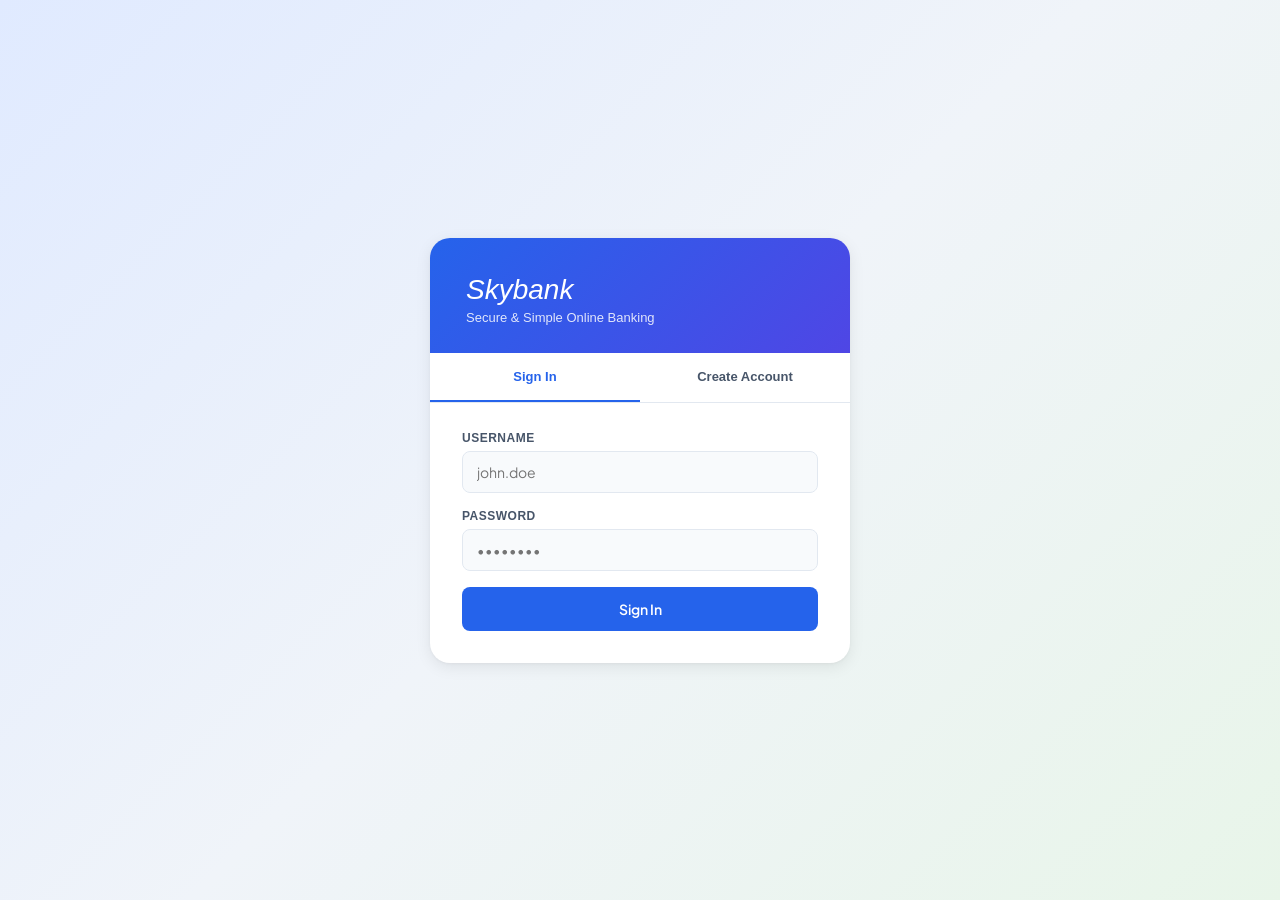
<file: target/classes/static/index.html>
<!DOCTYPE html>
<html lang="en">
<head>
<meta charset="UTF-8">
<meta name="viewport" content="width=device-width, initial-scale=1.0">
<title>Sky Online Banking</title>
<link href="https://fonts.googleapis.com/css2?family=Plus+Jakarta+Sans:wght@300;400;500;600;700&family=Instrument+Serif:ital@0;1&display=swap" rel="stylesheet">
  <link rel="stylesheet" href="style.css">
</head>
<body>

<div id="auth-screen">
  <div class="auth-box">
    <div class="auth-header">
      <div class="auth-logo"><span>Sky</span>bank</div>
      <div class="auth-tagline">Secure &amp; Simple Online Banking</div>
    </div>

    <div class="auth-tabs">
      <button class="auth-tab active" onclick="switchAuthTab('login')">Sign In</button>
      <button class="auth-tab" onclick="switchAuthTab('register')">Create Account</button>
    </div>

    <div class="auth-body">

      <form id="login-form" class="auth-form active" onsubmit="doLogin(event)">
        <div id="login-error" class="alert alert-error"></div>
        <div class="form-group">
          <label>Username</label>
          <input type="text" id="login-username" placeholder="john.doe" required>
        </div>
        <div class="form-group">
          <label>Password</label>
          <input type="password" id="login-password" placeholder="••••••••" required>
        </div>
        <button type="submit" class="btn btn-primary" id="login-btn">Sign In</button>
      </form>

      <form id="register-form" class="auth-form" onsubmit="doRegister(event)">
        <div id="reg-error" class="alert alert-error"></div>
        <div id="reg-success" class="alert alert-success"></div>
        <div class="form-row">
          <div class="form-group">
            <label>First Name</label>
            <input type="text" id="reg-first" placeholder="Anna" required>
          </div>
          <div class="form-group">
            <label>Last Name</label>
            <input type="text" id="reg-last" placeholder="Nowak" required>
          </div>
        </div>
        <div class="form-group">
          <label>Email</label>
          <input type="email" id="reg-email" placeholder="anna@example.com" required>
        </div>
        <div class="form-group">
          <label>Username</label>
          <input type="text" id="reg-username" placeholder="anna.nowak" required>
        </div>
        <div class="form-group">
          <label>Password (min 8 characters)</label>
          <input type="password" id="reg-password" placeholder="••••••••" required minlength="8">
        </div>
        <div class="form-group">
          <label>Phone Number</label>
          <input type="text" id="reg-phone" placeholder="+48 123 456 789">
        </div>
        <button type="submit" class="btn btn-primary" id="reg-btn">Create Account</button>
      </form>

    </div>
  </div>
</div>

<div id="app">
  <header class="topbar">
    <div class="topbar-logo">Sky</div>
    <div class="topbar-user">
      <div class="user-meta">
        <div class="name" id="top-name">—</div>
        <div class="role">Personal Banking</div>
      </div>
      <button class="avatar" id="top-avatar" onclick="navigate('profile')">?</button>
      <button class="btn btn-outline btn-sm" onclick="logout()">Sign Out</button>
    </div>
  </header>

  <div class="layout">
    <aside class="sidebar">
      <div class="nav-section">
        <div class="nav-label">Menu</div>
        <div class="nav-item active" onclick="navigate('dashboard')"><span class="nav-icon">🏠</span> Dashboard</div>
        <div class="nav-item" onclick="navigate('accounts')"><span class="nav-icon">💳</span> Accounts</div>
        <div class="nav-item" onclick="navigate('transfer')"><span class="nav-icon">↔️</span> Transfer</div>
        <div class="nav-item" onclick="navigate('transactions')"><span class="nav-icon">📋</span> Transactions</div>
      </div>
      <div class="nav-section" style="margin-top:16px">
        <div class="nav-label">Account</div>
        <div class="nav-item" onclick="navigate('profile')"><span class="nav-icon">👤</span> Profile</div>
        <div class="nav-item" onclick="navigate('newaccount')"><span class="nav-icon">➕</span> New Account</div>
      </div>
    </aside>

    <main class="main-content">

      <div class="page active" id="page-dashboard">
        <div class="page-title">Dashboard</div>
        <div class="page-sub" id="dash-greeting">Welcome back!</div>

        <div class="grid-3" id="dash-stats">
          <div class="stat-card">
            <div class="stat-label">Total Balance</div>
            <div class="stat-value" id="dash-total">—</div>
            <div class="stat-sub">PLN across all accounts</div>
          </div>
          <div class="stat-card">
            <div class="stat-label">Active Accounts</div>
            <div class="stat-value" id="dash-accs">—</div>
            <div class="stat-badge info">All in good standing</div>
          </div>
          <div class="stat-card">
            <div class="stat-label">Transactions</div>
            <div class="stat-value" id="dash-txcount">—</div>
            <div class="stat-sub">Total recorded</div>
          </div>
        </div>

        <div class="table-card">
          <div class="table-header">
            <span class="table-title">Recent Transactions</span>
            <button class="btn btn-outline btn-sm" onclick="navigate('transactions')">View All →</button>
          </div>
          <table>
            <thead>
              <tr><th>Date</th><th>Description</th><th>From / To</th><th>Type</th><th>Amount</th></tr>
            </thead>
            <tbody id="dash-tx-body"></tbody>
          </table>
        </div>
      </div>

      <div class="page" id="page-accounts">
        <div class="page-title">My Accounts</div>
        <div class="page-sub">Click an account to view its transactions</div>
        <div id="accounts-grid" class="account-cards"></div>
        <div class="table-card" id="acc-detail-card" style="display:none">
          <div class="table-header">
            <span class="table-title" id="acc-detail-title">Account Transactions</span>
            <button class="btn btn-outline btn-sm" onclick="document.getElementById('acc-detail-card').style.display='none'">Close</button>
          </div>
          <table>
            <thead><tr><th>Date</th><th>Description</th><th>Type</th><th>Counterparty</th><th>Amount</th></tr></thead>
            <tbody id="acc-tx-body"></tbody>
          </table>
        </div>
      </div>

      <div class="page" id="page-transfer">
        <div class="page-title">Transfer Funds</div>
        <div class="page-sub">Move money between your accounts</div>

        <div class="security-banner">
          <div class="security-icon">🔒</div>
          <div class="security-text">
            <strong>Encrypted Transfer</strong>
            All transaction details are AES-256 encrypted in the database. Your data is protected.
          </div>
        </div>

        <div class="form-card">
          <div id="transfer-alert-error" class="alert alert-error"></div>
          <div id="transfer-alert-success" class="alert alert-success"></div>
          <div class="form-grid">
            <div class="form-group">
              <label>From Account</label>
              <select id="tf-from"></select>
            </div>
            <div class="form-group">
              <label>Transfer Type</label>
              <select id="tf-destination-type" onchange="toggleTransferDestination()">
                <option value="DOMESTIC">Domestic</option>
                <option value="EXTERNAL">External</option>
              </select>
            </div>
            <div class="form-group" id="tf-domestic-group">
              <label>To Account</label>
              <select id="tf-to"></select>
            </div>
            <div class="form-group" id="tf-external-group" style="display:none">
              <label>Destination IBAN</label>
              <input type="text" id="tf-iban" placeholder="PL12 3456 7890 1234 5678 9012 3456">
            </div>
            <div class="form-group form-full">
              <label>Amount (PLN)</label>
              <input type="number" id="tf-amount" placeholder="0.00" min="0.01" step="0.01">
            </div>
            <div class="form-group form-full">
              <label>Description</label>
              <input type="text" id="tf-desc" placeholder="e.g. Monthly savings">
            </div>
          </div>
          <div class="form-actions">
            <button class="btn btn-primary" onclick="doTransfer()">🔒 Execute Transfer</button>
            <button class="btn btn-outline" onclick="clearTransfer()">Clear</button>
          </div>
        </div>
      </div>

      <div class="page" id="page-transactions">
        <div class="page-title">All Transactions</div>
        <div class="page-sub">Your complete transaction history</div>
        <div class="table-card">
          <div class="table-header">
            <span class="table-title">History</span>
            <select id="tx-acc-filter" onchange="renderAllTx()" style="padding:7px 12px; border:1.5px solid var(--border); border-radius:8px; font-family:inherit; font-size:13px; cursor:pointer; outline:none;">
              <option value="">All Accounts</option>
            </select>
          </div>
          <table>
            <thead><tr><th>Date</th><th>Description</th><th>From</th><th>To</th><th>Type</th><th>Amount</th></tr></thead>
            <tbody id="all-tx-body"></tbody>
          </table>
        </div>
      </div>

      <div class="page" id="page-profile">
        <div class="page-title">My Profile</div>
        <div class="page-sub">Your personal information</div>
        <div class="profile-hero">
          <div class="profile-avatar" id="profile-avatar">?</div>
          <div>
            <div class="profile-name" id="profile-name">—</div>
            <div class="profile-username" id="profile-uname">—</div>
          </div>
        </div>
        <div class="card">
          <div class="security-banner" style="margin-bottom:20px">
            <div class="security-icon">🛡️</div>
            <div class="security-text">
              <strong>Your data is protected</strong>
              Email, phone number, and all transaction descriptions are AES-256 encrypted at rest. Passwords are BCrypt hashed with strength 12.
            </div>
          </div>
          <div class="info-grid">
            <div class="info-item"><div class="info-label">First Name</div><div class="info-value" id="pf-first">—</div></div>
            <div class="info-item"><div class="info-label">Last Name</div><div class="info-value" id="pf-last">—</div></div>
            <div class="info-item"><div class="info-label">Email</div><div class="info-value" id="pf-email">—</div></div>
            <div class="info-item"><div class="info-label">Username</div><div class="info-value" id="pf-username">—</div></div>
            <div class="info-item"><div class="info-label">Phone</div><div class="info-value" id="pf-phone">—</div></div>
            <div class="info-item"><div class="info-label">Account Number(IBAN)</div><div class="info-value" id="pf-account-number">—</div></div>
            <div class="info-item"><div class="info-label">Password</div><div class="info-value" style="color:var(--text-sm)">BCrypt hashed (secure)</div></div>
          </div>
        </div>
      </div>

      <div class="page" id="page-newaccount">
        <div class="page-title">Open New Account</div>
        <div class="page-sub">Expand your banking portfolio</div>
        <div class="form-card">
          <div id="new-acc-error" class="alert alert-error"></div>
          <div id="new-acc-success" class="alert alert-success"></div>
          <div class="form-grid">
            <div class="form-group">
              <label>Account Type</label>
              <select id="new-type">
                <option value="CHECKING">Checking</option>
                <option value="SAVINGS">Savings</option>
                <option value="INVESTMENT">Investment</option>
              </select>
            </div>
            <div class="form-group">
              <label>Account Name</label>
              <input type="text" id="new-name" placeholder="e.g. Emergency Fund">
            </div>
          </div>
          <div class="form-actions">
            <button class="btn btn-primary" onclick="createAccount()">Open Account</button>
          </div>
        </div>
      </div>

    </main>
  </div>
</div>
<script type="module" src="app.js"></script>
</body>
</html>
</file>
<file: target/classes/static/style.css>
:root {
    --bg:       #f0f4f9;
    --white:    #ffffff;
    --surface:  #f8fafc;
    --border:   #e2e8f0;
    --blue:     #2563eb;
    --blue-lt:  #eff6ff;
    --blue-mid: #bfdbfe;
    --indigo:   #4f46e5;
    --green:    #16a34a;
    --green-lt: #dcfce7;
    --red:      #dc2626;
    --red-lt:   #fee2e2;
    --amber:    #d97706;
    --amber-lt: #fef3c7;
    --text:     #0f172a;
    --text-md:  #475569;
    --text-sm:  #94a3b8;
    --shadow:   0 1px 3px rgba(0,0,0,0.07), 0 1px 2px rgba(0,0,0,0.04);
    --shadow-md:0 4px 16px rgba(0,0,0,0.08), 0 1px 3px rgba(0,0,0,0.04);
    --radius:   12px;
}

* { margin:0; padding:0; box-sizing:border-box; }

body {
    font-family: 'Inter', sans-serif;;
    background: var(--bg);
    color: var(--text);
    min-height: 100vh;
}


#auth-screen {
    min-height: 100vh;
    display: flex;
    align-items: center;
    justify-content: center;
    background: linear-gradient(135deg, #e0eaff 0%, #f0f4f9 50%, #e8f5e9 100%);
    padding: 24px;
}

.auth-box {
    background: var(--white);
    border-radius: 20px;
    box-shadow: var(--shadow-md);
    width: 100%;
    max-width: 420px;
    overflow: hidden;
}

.auth-header {
    background: linear-gradient(135deg, var(--blue), var(--indigo));
    padding: 36px 36px 28px;
    color: white;
}

.auth-logo { font-family: 'Inter', sans-serif; font-size: 28px; font-style: italic; }
.auth-logo span { font-weight: 400; }
.auth-tagline { font-size: 13px; opacity: 0.85; margin-top: 4px; }

.auth-tabs {
    display: flex;
    border-bottom: 1px solid var(--border);
}

.auth-tab {
    flex: 1; padding: 16px; text-align: center;
    font-size: 13px; font-weight: 600; cursor: pointer;
    color: var(--text-md); border-bottom: 2px solid transparent;
    transition: all 0.2s; background: none; border-left: none; border-right: none; border-top: none;
}
.auth-tab.active { color: var(--blue); border-bottom-color: var(--blue); }

.auth-body { padding: 28px 32px 32px; }

.auth-form { display: none; }
.auth-form.active { display: block; }

.form-group { margin-bottom: 16px; }
.form-group label { display: block; font-size: 12px; font-weight: 600; color: var(--text-md); margin-bottom: 6px; text-transform: uppercase; letter-spacing: 0.5px; }

.form-row { display: grid; grid-template-columns: 1fr 1fr; gap: 12px; }

input[type=text], input[type=password], input[type=email], input[type=number], select {
    width: 100%; padding: 11px 14px;
    border: 1.5px solid var(--border); border-radius: 8px;
    font-family: 'Plus Jakarta Sans', sans-serif; font-size: 14px; color: var(--text);
    background: var(--surface); outline: none; transition: border-color 0.2s, box-shadow 0.2s;
}
input:focus, select:focus {
    border-color: var(--blue); box-shadow: 0 0 0 3px rgba(37,99,235,0.12);
}

.btn {
    display: inline-flex; align-items: center; justify-content: center; gap: 8px;
    padding: 11px 22px; border: none; border-radius: 8px; cursor: pointer;
    font-family: 'Plus Jakarta Sans', sans-serif; font-size: 14px; font-weight: 600;
    transition: all 0.18s;
}
.btn-primary { background: var(--blue); color: white; width: 100%; padding: 13px; }
.btn-primary:hover { background: #1d4ed8; transform: translateY(-1px); box-shadow: 0 4px 12px rgba(37,99,235,0.35); }
.btn-outline { background: white; color: var(--blue); border: 1.5px solid var(--border); }
.btn-outline:hover { border-color: var(--blue); background: var(--blue-lt); }
.btn-danger { background: white; color: var(--red); border: 1.5px solid var(--border); }
.btn-danger:hover { background: var(--red-lt); border-color: var(--red); }
.btn-sm { padding: 7px 14px; font-size: 13px; }
.btn-success { background: var(--green); color: white; }
.btn-success:hover { background: #15803d; }

.demo-hint {
    margin-top: 16px; padding: 12px 14px; background: var(--blue-lt);
    border-radius: 8px; font-size: 12px; color: var(--blue); border: 1px solid var(--blue-mid);
}
.demo-hint strong { display: block; margin-bottom: 2px; }

#app { display: none; min-height: 100vh; }

.topbar {
    background: white; border-bottom: 1px solid var(--border);
    padding: 0 24px; height: 64px;
    display: flex; align-items: center; justify-content: space-between;
    position: sticky; top: 0; z-index: 50; box-shadow: var(--shadow);
}

.topbar-logo { font-family: 'Inter', sans-serif; font-size: 22px; font-style: italic; color: var(--blue); }

.topbar-user {
    display: flex; align-items: center; gap: 12px;
}

.avatar {
    width: 38px; height: 38px; border-radius: 50%;
    background: linear-gradient(135deg, var(--blue), var(--indigo));
    display: flex; align-items: center; justify-content: center;
    color: white; font-size: 14px; font-weight: 700;
}

.user-meta { text-align: right; }
.user-meta .name { font-size: 14px; font-weight: 600; }
.user-meta .role { font-size: 11px; color: var(--text-sm); }

.layout { display: flex; min-height: calc(100vh - 64px); }

.sidebar {
    width: 220px; background: white;
    border-right: 1px solid var(--border);
    padding: 20px 12px;
    position: sticky; top: 64px; height: calc(100vh - 64px);
    overflow-y: auto;
}

.nav-section { margin-bottom: 4px; }
.nav-label { font-size: 10px; font-weight: 700; text-transform: uppercase; letter-spacing: 1px; color: var(--text-sm); padding: 8px 10px 6px; }

.nav-item {
    display: flex; align-items: center; gap: 10px;
    padding: 10px 12px; border-radius: 8px; cursor: pointer;
    font-size: 14px; font-weight: 500; color: var(--text-md);
    transition: all 0.15s; margin-bottom: 2px;
}
.nav-item:hover { background: var(--bg); color: var(--text); }
.nav-item.active { background: var(--blue-lt); color: var(--blue); font-weight: 600; }
.nav-icon { font-size: 17px; width: 22px; text-align: center; }

.main-content { flex: 1; padding: 28px; overflow-y: auto; }

.page { display: none; }
.page.active { display: block; animation: fadeUp 0.25s ease; }

@keyframes fadeUp { from { opacity:0; transform:translateY(10px); } to { opacity:1; transform:translateY(0); } }

.page-title { font-family: 'Inter', sans-serif; font-size: 28px; color: var(--text); margin-bottom: 4px; }
.page-sub { font-size: 13px; color: var(--text-md); margin-bottom: 24px; }

.card {
    background: white; border-radius: var(--radius);
    border: 1px solid var(--border); padding: 24px;
    box-shadow: var(--shadow);
}

.grid-3 { display: grid; grid-template-columns: repeat(3, 1fr); gap: 16px; margin-bottom: 24px; }
.grid-2 { display: grid; grid-template-columns: repeat(2, 1fr); gap: 16px; }

.stat-card { background: white; border-radius: var(--radius); border: 1px solid var(--border); padding: 22px; box-shadow: var(--shadow); }
.stat-label { font-size: 12px; font-weight: 600; color: var(--text-md); text-transform: uppercase; letter-spacing: 0.5px; margin-bottom: 8px; }
.stat-value { font-family: 'Inter', sans-serif; font-size: 32px; color: var(--text); }
.stat-sub { font-size: 12px; color: var(--text-sm); margin-top: 4px; }
.stat-badge { display: inline-flex; align-items: center; gap: 4px; font-size: 11px; font-weight: 600; padding: 3px 8px; border-radius: 20px; margin-top: 6px; }
.stat-badge.up { background: var(--green-lt); color: var(--green); }
.stat-badge.info { background: var(--blue-lt); color: var(--blue); }

.account-cards { display: grid; grid-template-columns: repeat(auto-fill, minmax(260px, 1fr)); gap: 16px; margin-bottom: 28px; }

.account-card {
    border-radius: 14px; padding: 24px; color: white; cursor: pointer;
    position: relative; overflow: hidden; transition: transform 0.2s, box-shadow 0.2s;
    min-height: 140px; display: flex; flex-direction: column; justify-content: space-between;
}
.account-card:hover { transform: translateY(-3px); box-shadow: 0 8px 24px rgba(0,0,0,0.15); }
.account-card.checking  { background: linear-gradient(135deg, #2563eb, #4f46e5); }
.account-card.savings   { background: linear-gradient(135deg, #0891b2, #0e7490); }
.account-card.investment{ background: linear-gradient(135deg, #7c3aed, #6d28d9); }
.account-card.selected  { box-shadow: 0 0 0 3px white, 0 0 0 5px var(--blue); }

.account-card .acc-type { font-size: 11px; font-weight: 600; opacity: 0.8; text-transform: uppercase; letter-spacing: 1px; }
.account-card .acc-name { font-size: 16px; font-weight: 700; margin-top: 4px; }
.account-card .acc-number { font-size: 11px; opacity: 0.65; margin-top: 6px; font-family: monospace; letter-spacing: 1px; }
.account-card .acc-balance { font-family: 'Inter', sans-serif; font-size: 26px; }
.account-card .acc-currency { font-size: 12px; opacity: 0.8; }

.chip { position: absolute; right: 20px; top: 20px; width: 36px; height: 26px; background: rgba(255,255,255,0.2); border-radius: 4px; }

.table-card { background: white; border-radius: var(--radius); border: 1px solid var(--border); overflow: hidden; box-shadow: var(--shadow); }
.table-header { padding: 18px 24px; border-bottom: 1px solid var(--border); display: flex; align-items: center; justify-content: space-between; }
.table-title { font-size: 15px; font-weight: 700; }

table { width: 100%; border-collapse: collapse; }
th { padding: 11px 18px; text-align: left; font-size: 11px; font-weight: 700; text-transform: uppercase; letter-spacing: 0.5px; color: var(--text-sm); background: var(--surface); border-bottom: 1px solid var(--border); }
td { padding: 14px 18px; font-size: 13px; border-bottom: 1px solid #f1f5f9; }
tbody tr:hover { background: var(--surface); }
tbody tr:last-child td { border-bottom: none; }

.badge { display: inline-flex; align-items: center; padding: 3px 10px; border-radius: 20px; font-size: 11px; font-weight: 700; }
.badge-green  { background: var(--green-lt);  color: var(--green); }
.badge-red    { background: var(--red-lt);    color: var(--red); }
.badge-blue   { background: var(--blue-lt);   color: var(--blue); }
.badge-amber  { background: var(--amber-lt);  color: var(--amber); }

.amount-in  { color: var(--green);  font-weight: 600; }
.amount-out { color: var(--red);    font-weight: 600; }
.amount-tx  { color: var(--indigo); font-weight: 600; }

.form-card { background: white; border-radius: var(--radius); border: 1px solid var(--border); padding: 28px; box-shadow: var(--shadow); max-width: 520px; }
.form-grid { display: grid; grid-template-columns: 1fr 1fr; gap: 16px; }
.form-full { grid-column: 1/-1; }
.form-actions { margin-top: 24px; display: flex; gap: 10px; }

.alert { padding: 12px 16px; border-radius: 8px; font-size: 13px; margin-bottom: 16px; display: none; }
.alert.show { display: block; }
.alert-error   { background: var(--red-lt);   color: var(--red);   border: 1px solid #fca5a5; }
.alert-success { background: var(--green-lt); color: var(--green); border: 1px solid #86efac; }

#toast {
    position: fixed; bottom: 28px; right: 28px;
    background: #1e293b; color: white;
    padding: 14px 20px; border-radius: 10px; font-size: 13px; font-weight: 500;
    box-shadow: 0 8px 24px rgba(0,0,0,0.2);
    transform: translateY(80px); opacity: 0;
    transition: all 0.3s cubic-bezier(0.34,1.56,0.64,1);
    z-index: 9999; max-width: 320px;
}
#toast.show { transform: translateY(0); opacity: 1; }
#toast.error { background: var(--red); }
#toast.success { background: var(--green); }

.empty { text-align: center; padding: 48px 24px; color: var(--text-sm); }
.empty-icon { font-size: 40px; margin-bottom: 12px; }
.empty-text { font-size: 14px; font-weight: 500; }
.empty-sub  { font-size: 12px; margin-top: 4px; }

.spinner { display: inline-block; width: 16px; height: 16px; border: 2px solid rgba(255,255,255,0.4); border-top-color: white; border-radius: 50%; animation: spin 0.7s linear infinite; }
@keyframes spin { to { transform: rotate(360deg); } }

.profile-hero {
    background: linear-gradient(135deg, var(--blue), var(--indigo));
    border-radius: var(--radius); padding: 28px; color: white;
    display: flex; align-items: center; gap: 20px; margin-bottom: 20px;
}
.profile-avatar { width: 64px; height: 64px; border-radius: 50%; background: rgba(255,255,255,0.25); display: flex; align-items: center; justify-content: center; font-size: 26px; font-weight: 700; }
.profile-name { font-family: 'Instrument Serif', serif; font-size: 26px; }
.profile-username { font-size: 13px; opacity: 0.8; margin-top: 2px; }

.info-grid { display: grid; grid-template-columns: 1fr 1fr; gap: 16px; }
.info-item { background: var(--surface); border-radius: 8px; padding: 14px 16px; }
.info-label { font-size: 11px; font-weight: 700; text-transform: uppercase; letter-spacing: 0.5px; color: var(--text-sm); margin-bottom: 4px; }
.info-value { font-size: 14px; font-weight: 500; }

.security-banner {
    background: var(--blue-lt); border: 1px solid var(--blue-mid);
    border-radius: 10px; padding: 14px 18px;
    display: flex; align-items: flex-start; gap: 12px; margin-bottom: 20px; font-size: 13px;
}
.security-icon { font-size: 18px; flex-shrink: 0; margin-top: 1px; }
.security-text { color: #1e40af; }
.security-text strong { display: block; margin-bottom: 2px; }

@media (max-width: 768px) {
    .grid-3 { grid-template-columns: 1fr; }
    .form-grid { grid-template-columns: 1fr; }
    .info-grid { grid-template-columns: 1fr; }
    .sidebar { display: none; }
}
</file>
